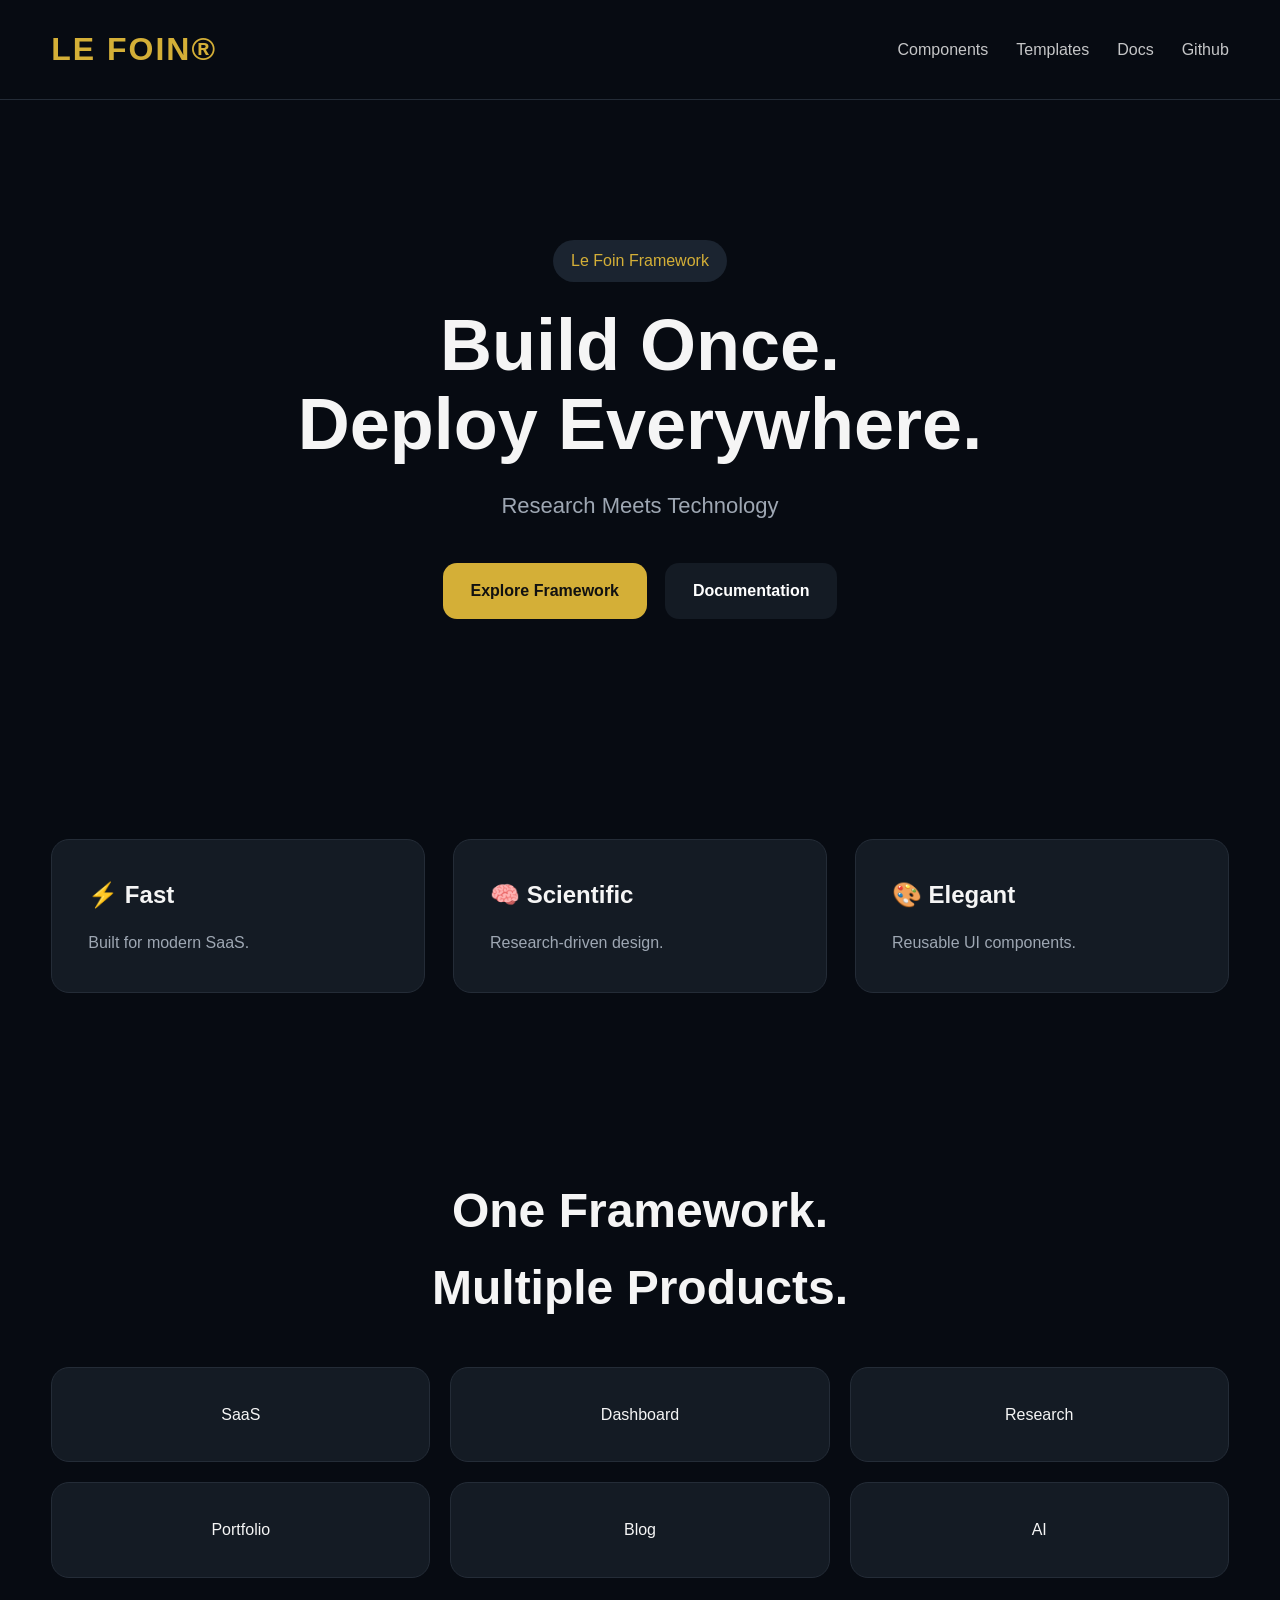
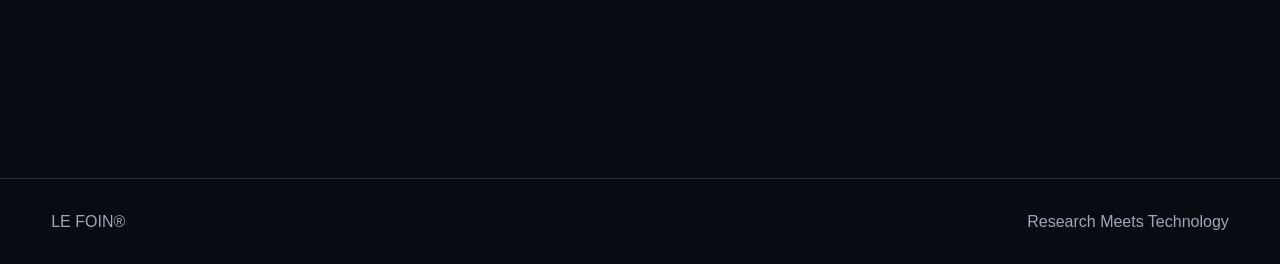
<file: index.html>
<!DOCTYPE html>
<html lang="en">

<head>

<meta charset="UTF-8">
<meta name="viewport" content="width=device-width, initial-scale=1.0">

<title>Le Foin Framework</title>

<link rel="stylesheet" href="assets/css/lefoin.css">

</head>

<body>

<header>

<div class="container navbar">

<div class="logo">

LE FOIN®

</div>

<nav>

<a href="#">Components</a>

<a href="#">Templates</a>

<a href="#">Docs</a>

<a href="#">Github</a>

</nav>

</div>

</header>


<section class="hero">

<div class="container">

<div class="badge">

Le Foin Framework

</div>

<h1>

Build Once.<br>
Deploy Everywhere.

</h1>

<p>

Research Meets Technology

</p>

<div class="actions">

<a href="#" class="btn btn-primary">

Explore Framework

</a>

<a href="#" class="btn btn-secondary">

Documentation

</a>

</div>

</div>

</section>


<section class="features">

<div class="container cards">

<div class="card">

<h2>⚡ Fast</h2>

<p>

Built for modern SaaS.

</p>

</div>

<div class="card">

<h2>🧠 Scientific</h2>

<p>

Research-driven design.

</p>

</div>

<div class="card">

<h2>🎨 Elegant</h2>

<p>

Reusable UI components.

</p>

</div>

</div>

</section>


<section class="framework">

<div class="container">

<h2>

One Framework.<br>
Multiple Products.

</h2>

<div class="grid">

<div>SaaS</div>

<div>Dashboard</div>

<div>Research</div>

<div>Portfolio</div>

<div>Blog</div>

<div>AI</div>

</div>

</div>

</section>


<footer>

<div class="container footer">

<div>

LE FOIN®

</div>

<div>

Research Meets Technology

</div>

</div>

</footer>

</body>

</html>
</file>
<file: assets/css/lefoin.css>
:root{

--bg:#070b12;
--card:#141b24;
--gold:#d4af37;
--text:#f5f5f5;
--muted:#9ea7b3;
--border:#242c37;

}

*{

margin:0;
padding:0;
box-sizing:border-box;

}

html{

scroll-behavior:smooth;

}

body{

background:var(--bg);
color:var(--text);
font-family:Inter,-apple-system,BlinkMacSystemFont,sans-serif;
line-height:1.6;

}

.container{

width:min(1200px,92%);
margin:auto;

}

/* Navbar */

header{

border-bottom:1px solid var(--border);

}

.navbar{

display:flex;
justify-content:space-between;
align-items:center;
padding:24px 0;

}

.logo{

font-size:32px;
font-weight:700;
color:var(--gold);
letter-spacing:2px;

}

nav{

display:flex;
gap:28px;

}

nav a{

color:var(--text);
text-decoration:none;
opacity:.8;
transition:.2s;

}

nav a:hover{

opacity:1;

}

/* Hero */

.hero{

padding:140px 0;
text-align:center;

}

.badge{

display:inline-block;
padding:8px 18px;
background:#1b2430;
border-radius:999px;
color:var(--gold);
margin-bottom:24px;

}

.hero h1{

font-size:72px;
line-height:1.1;
margin-bottom:24px;

}

.hero p{

font-size:22px;
color:var(--muted);
margin-bottom:40px;

}

/* Buttons */

.actions{

display:flex;
justify-content:center;
gap:18px;
flex-wrap:wrap;

}

.btn{

padding:15px 28px;
border-radius:14px;
text-decoration:none;
font-weight:600;
transition:.25s;

}

.btn:hover{

transform:translateY(-4px);

}

.btn-primary{

background:var(--gold);
color:#111;

}

.btn-secondary{

background:var(--card);
color:white;

}

/* Cards */

.features{

padding:80px 0;

}

.cards{

display:grid;
grid-template-columns:repeat(3,1fr);
gap:28px;

}

.card{

background:var(--card);
padding:36px;
border-radius:18px;
border:1px solid var(--border);
transition:.25s;

}

.card:hover{

transform:translateY(-8px);

}

.card h2{

margin-bottom:16px;

}

.card p{

color:var(--muted);

}

/* Framework */

.framework{

padding:100px 0;
text-align:center;

}

.framework h2{

font-size:48px;
margin-bottom:40px;

}

.grid{

display:grid;
grid-template-columns:repeat(3,1fr);
gap:20px;

}

.grid div{

background:var(--card);
padding:34px;
border-radius:18px;
border:1px solid var(--border);
transition:.25s;

}

.grid div:hover{

transform:translateY(-6px);

}

/* Footer */

footer{

margin-top:100px;
border-top:1px solid var(--border);

}

.footer{

display:flex;
justify-content:space-between;
padding:30px 0;
color:var(--muted);

}

/* Responsive */

@media(max-width:900px){

.cards{

grid-template-columns:1fr;

}

.grid{

grid-template-columns:1fr;

}

.hero h1{

font-size:48px;

}

}

@media(max-width:640px){

.navbar{

flex-direction:column;
gap:20px;

}

nav{

flex-wrap:wrap;
justify-content:center;

}

.hero{

padding:90px 0;

}

.hero h1{

font-size:38px;

}

.hero p{

font-size:18px;

}

.footer{

flex-direction:column;
gap:12px;
text-align:center;

}

}
</file>
